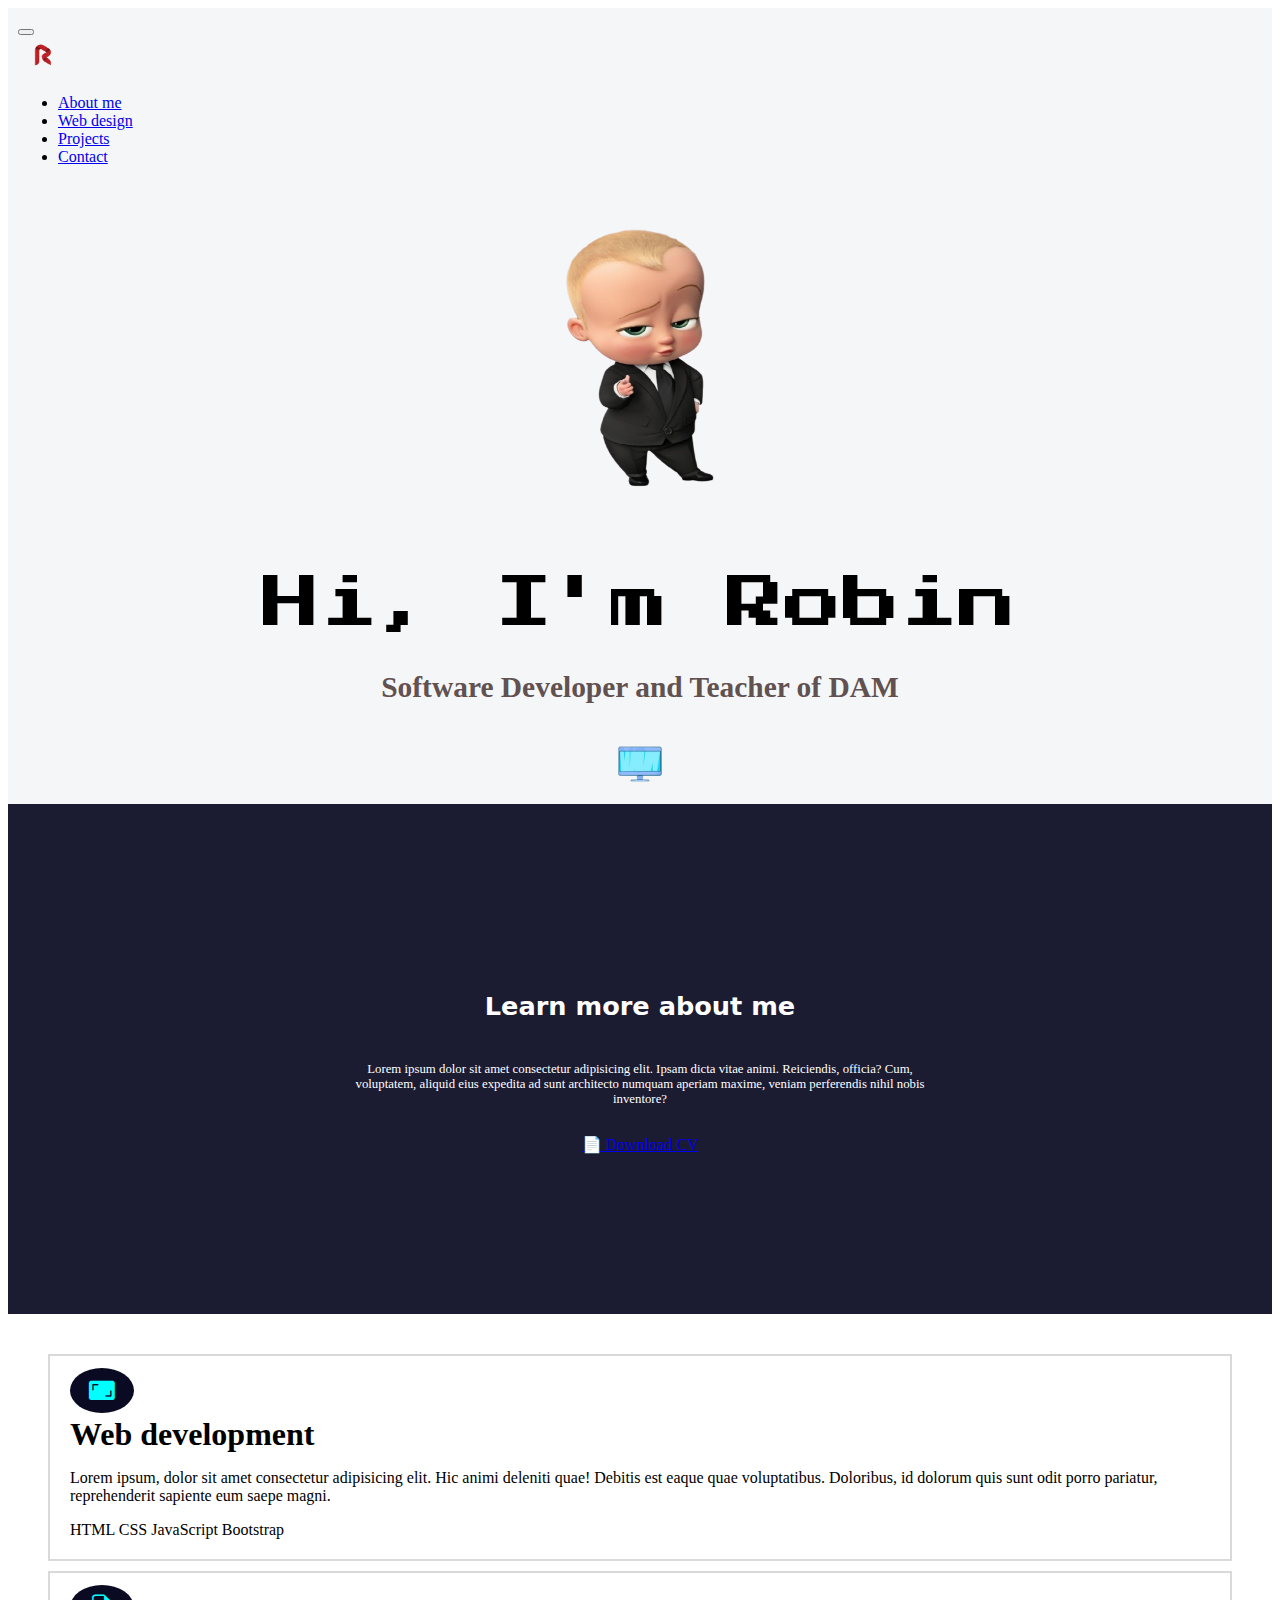
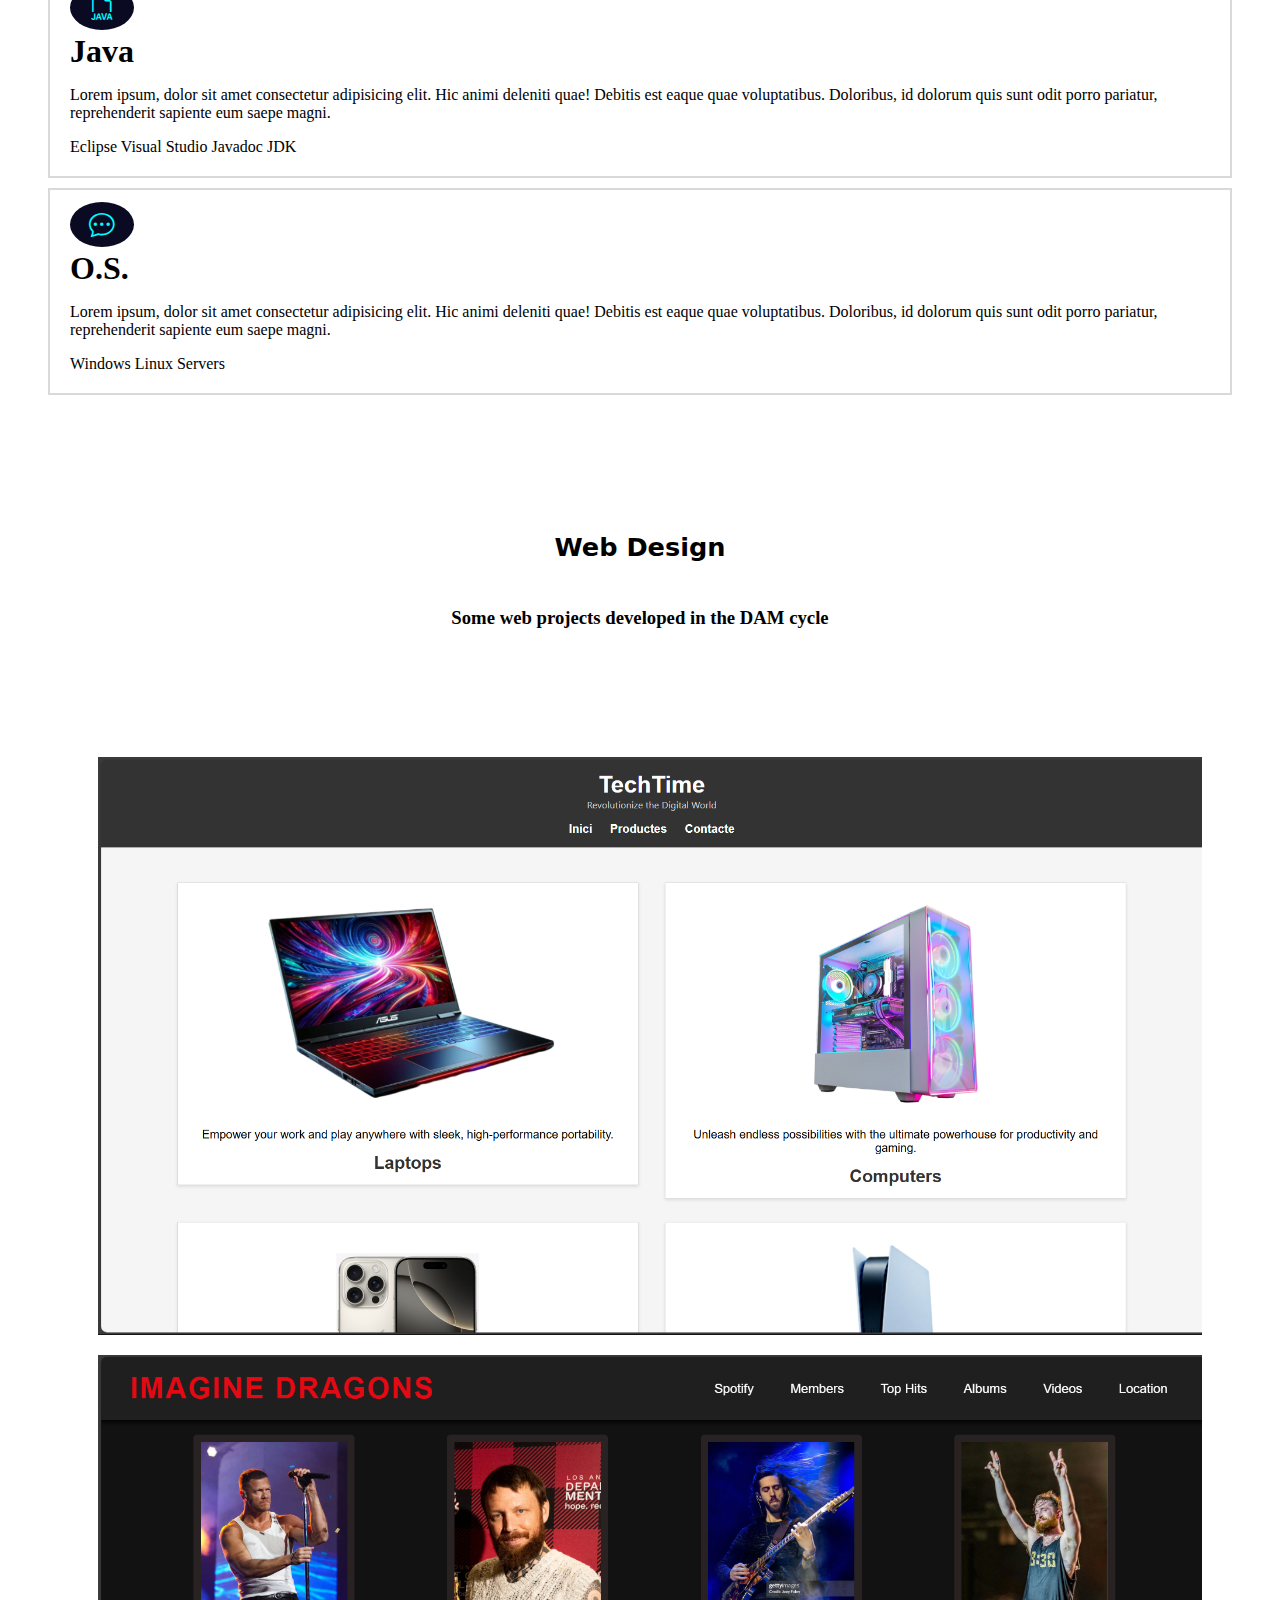
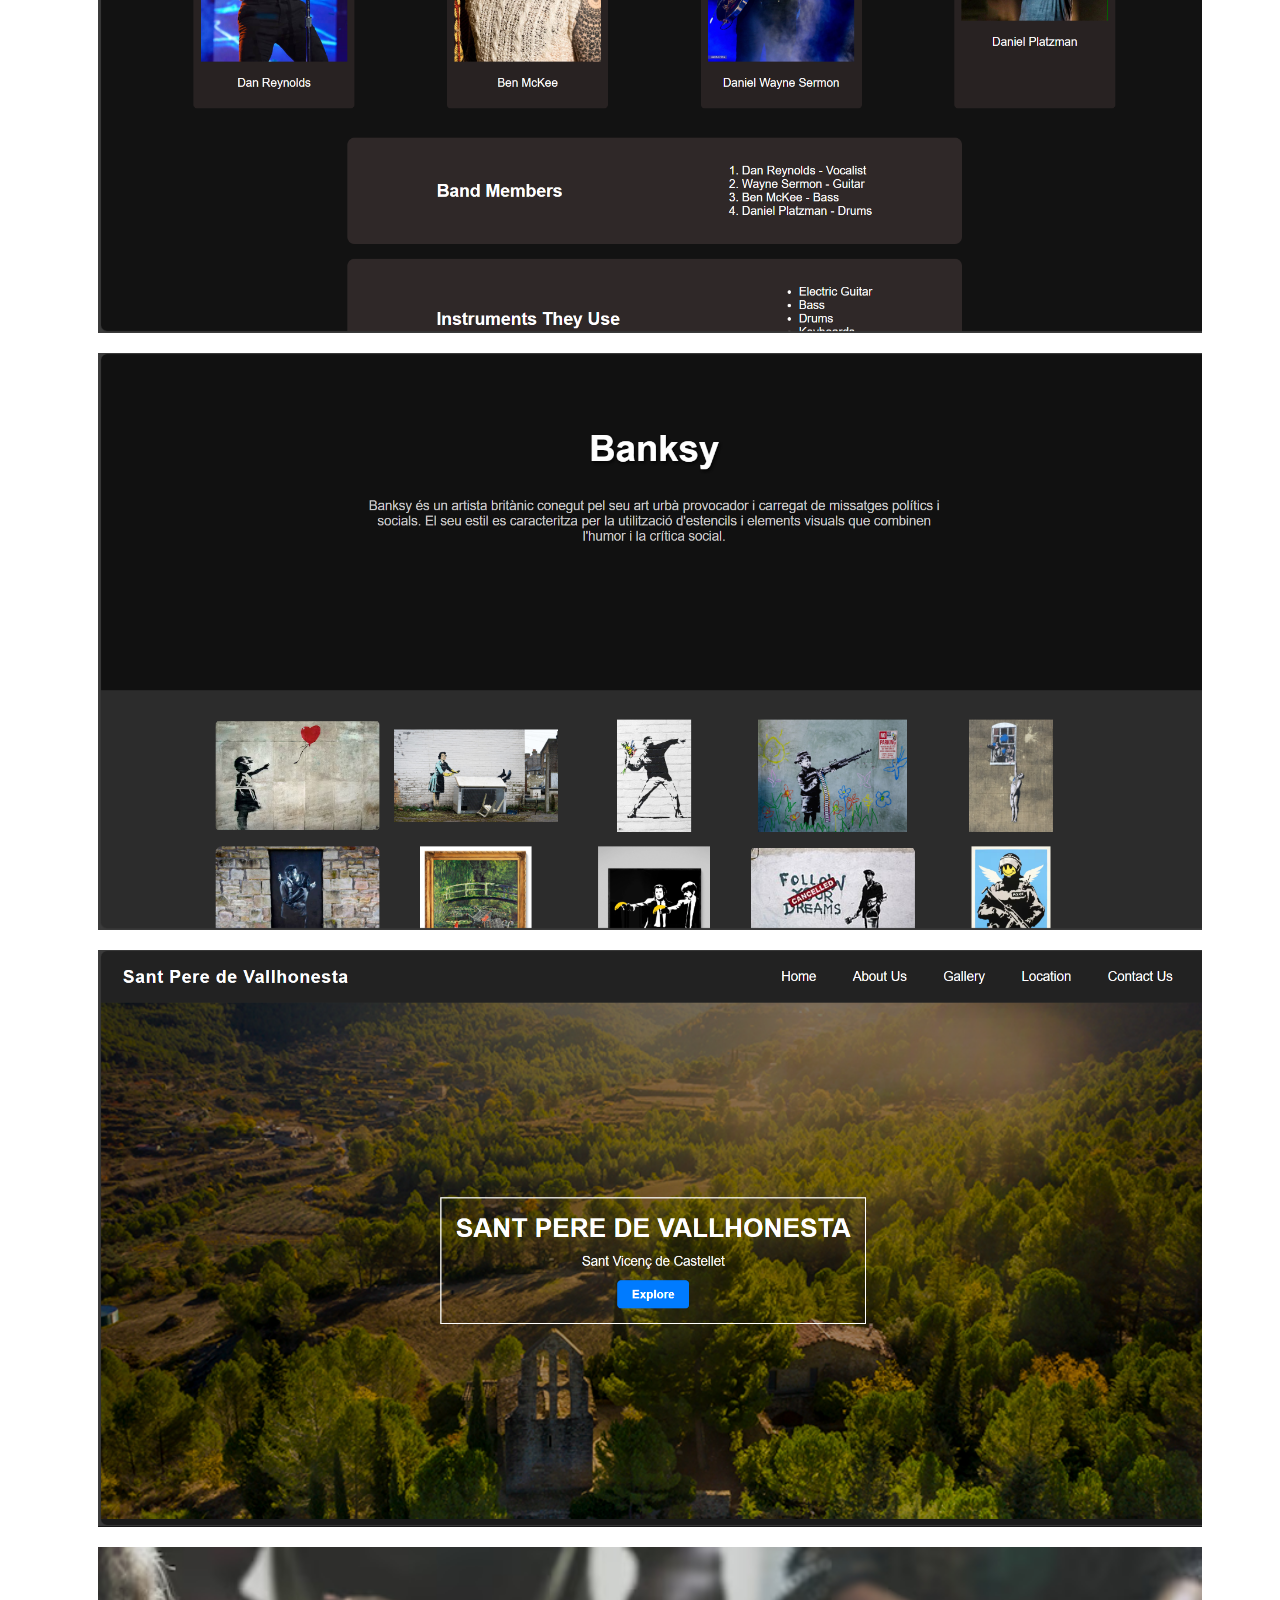
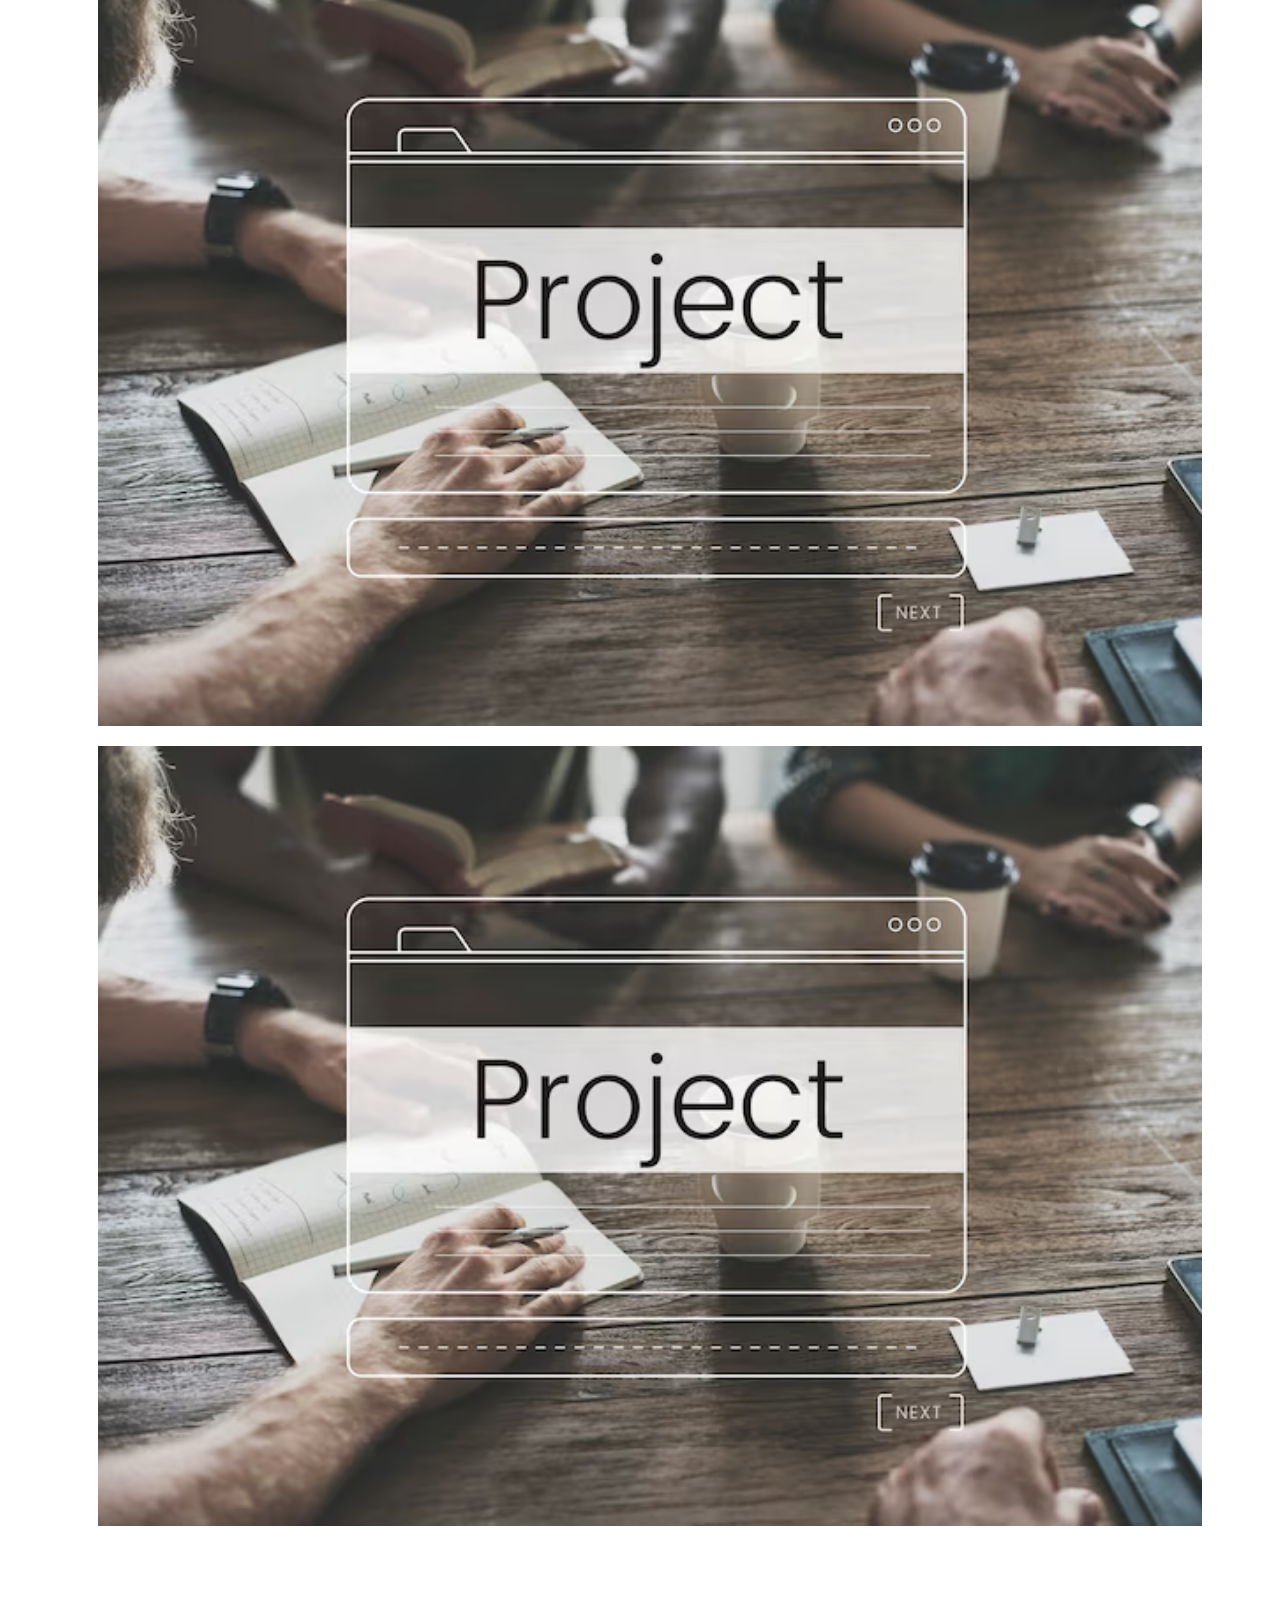
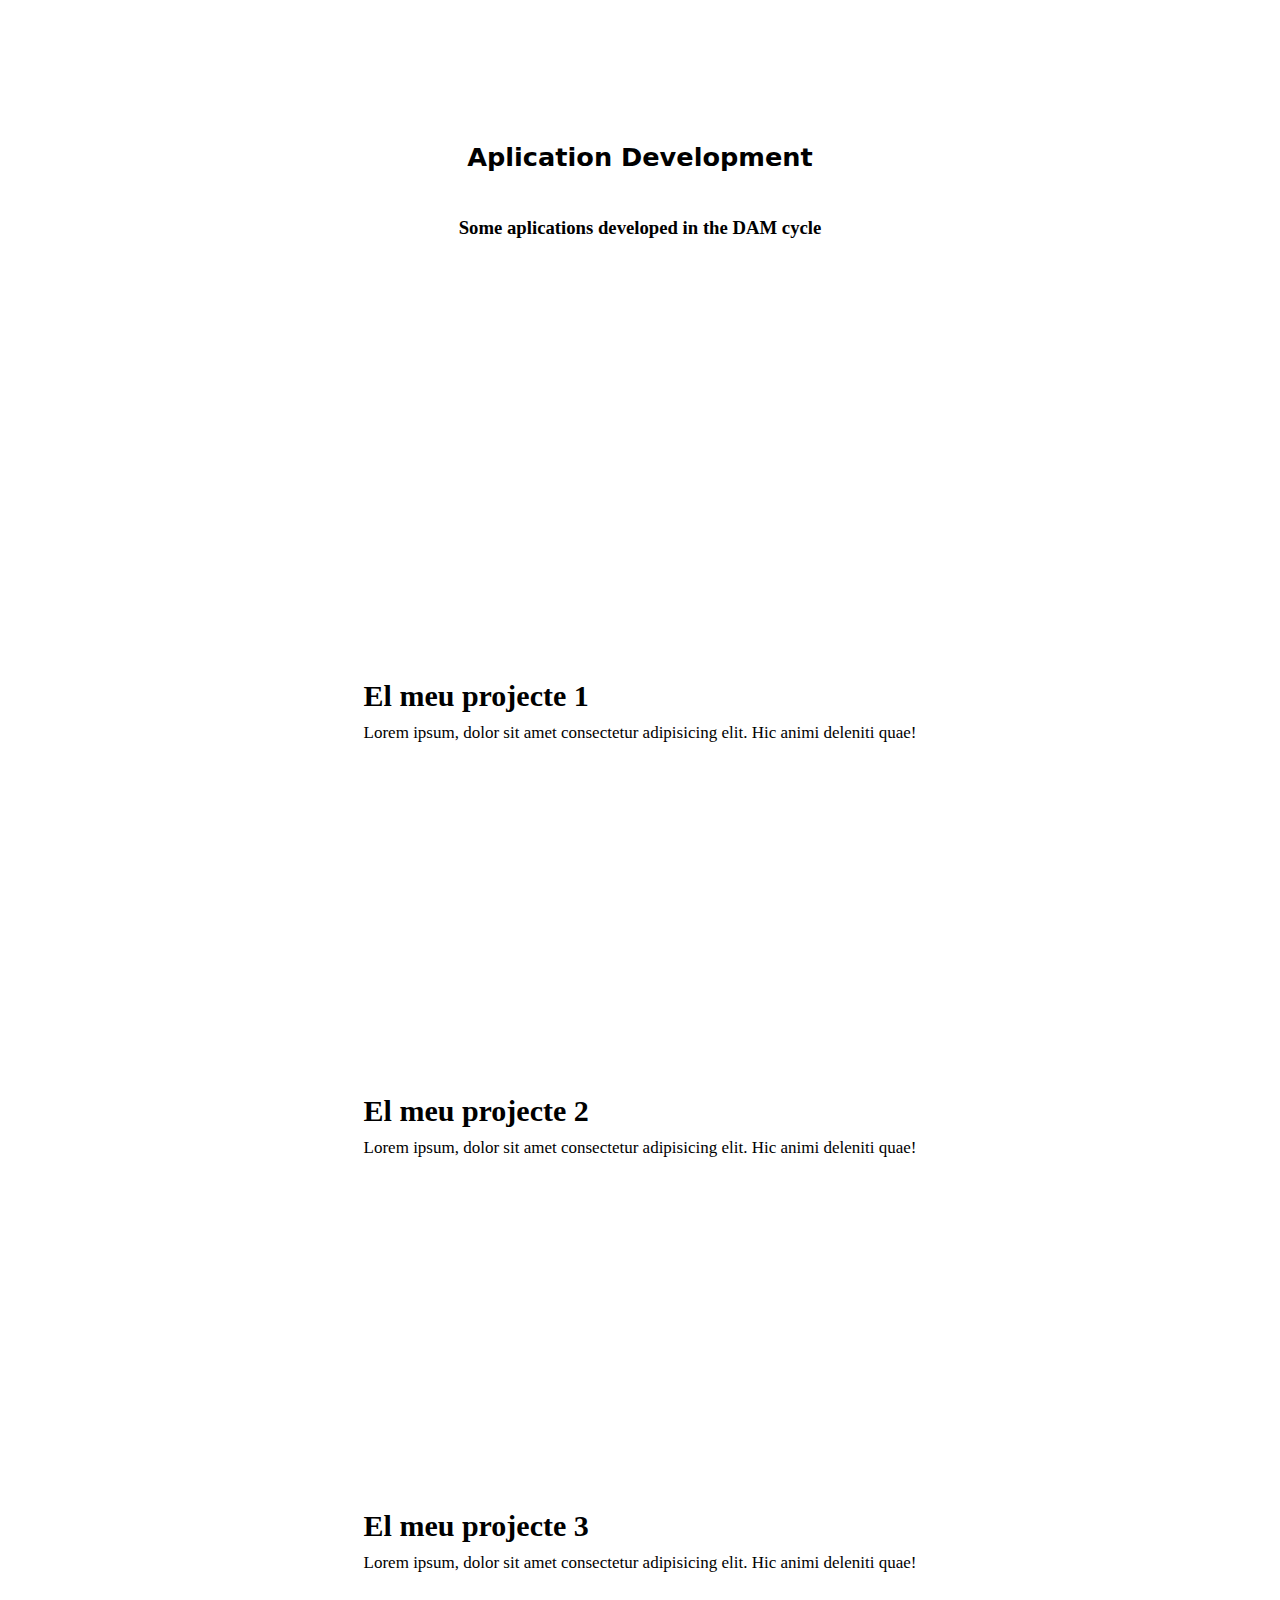
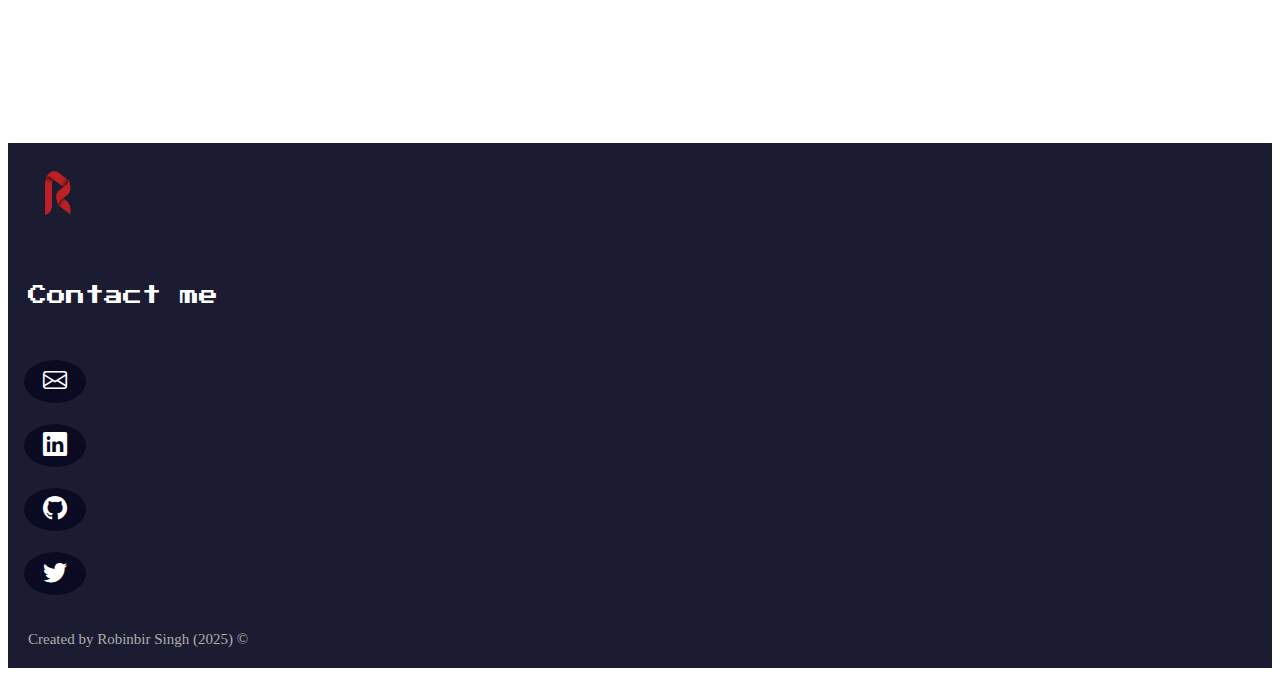
<file: Index.html>
<!DOCTYPE html>
<html lang="en">
<head>
    <meta charset="UTF-8">
    <meta name="viewport" content="width=device-width, initial-scale=1.0">
    <title>Portafolis Robinbir Singh</title>
    

    <!--Bootstrap CSS i icones-->
    <link href="https://cdn.jsdelivr.net/npm/bootstrap@5.0.2/dist/css/bootstrap.min.css" rel="stylesheet" integrity="sha384-EVSTQN3/azprG1Anm3QDgpJLIm9Nao0Yz1ztcQTwFspd3yD65VohhpuuCOmLASjC" crossorigin="anonymous">
    <link rel="stylesheet" href="https://cdn.jsdelivr.net/npm/bootstrap-icons@1.11.3/font/bootstrap-icons.min.css">
    <link rel="icon" href="images/rlogo-removebg-preview.png" type="">
    <link rel="stylesheet" href="index.css">

    <!--Fonts google-->
    <link rel="preconnect" href="https://fonts.googleapis.com">
<link rel="preconnect" href="https://fonts.gstatic.com" crossorigin>
<link href="https://fonts.googleapis.com/css2?family=Press+Start+2P&display=swap" rel="stylesheet">
</head>
<body>
    <nav class="navbar navbar-expand-md navbar-dark bg-dark">
        <div class="container-fluid">
          <button class="navbar-toggler" type="button" data-bs-toggle="collapse" data-bs-target="#navbarTogglerDemo01" aria-controls="navbarTogglerDemo01" aria-expanded="false" aria-label="Toggle navigation">
            <span class="navbar-toggler-icon"></span>
          </button>
          <div class="collapse navbar-collapse" id="navbarTogglerDemo01">
            <a class="navbar-brand">
                <img src="images/Letter_R_Logo_Designs_9_1024x1024-removebg-preview.png" alt="" width="50px">
            </a>
            <ul class="navbar-nav d-flex justify-content-center align-items-center">
                <li class="nav-item">
                  <a class="nav-link active" aria-current="page" href="#aboutme">About me</a>
                </li>
                <li class="nav-item">
                  <a class="nav-link" href="#webdesign">Web design</a>
                </li>
                <li class="nav-item">
                  <a class="nav-link" href="#projects">Projects</a>
                </li>
                <li class="nav-item">
                  <a class="nav-link" href="#contact">Contact</a>
                </li>
              </ul>  
          </div>
        </div>
      </nav>

      <!--Section Hero-->
      <section class="hero align-items-stretch">
        <div>
            <img class="hero-imatge-developer" src="images/babyboss.png" alt="foto personal" width="300px"/>
            <h1>Hi, I'm Robin</h1>
            <h2>Software Developer and Teacher of DAM</h2>
        </div>
        <div class="hero-inferior">
          <img class="img-fluid" src="images/monitor.png" alt="imatge ordinador i llenguatges"/>
      </div>
    </section>

  <!--section sobre mi-->
  <section class="about-me dark-section">
    <div id="aboutme">
        <h2 class="section-title">Learn more about me</h2>
        <p class="section-text">Lorem ipsum dolor sit amet consectetur adipisicing elit. Ipsam dicta vitae animi. Reiciendis, officia? Cum, voluptatem, aliquid eius expedita ad sunt architecto numquam aperiam maxime, veniam perferendis nihil nobis inventore?</p>
        <!--botó descarregar cv-->
        <div class="text-center">
          <a href="document.pdf" download class="btn btn-primary btn-lg btn-responive">
            📄 Download CV
        </a>
      </div>
    </div>
  </section>

   <!--seccio experiència-->
   <section class="experience white-section">
    <div class="container text-center">
      <!--tenim una fila -->
      <div class="row">
        <!--a dins de la fila hi haurà 3 columnes, una per cada experiencia o coneixement-->
        <div class="columna col-12 col-md-4">
          <i class="bi bi-aspect-ratio-fill"></i>
          <p class="experiencia-title">Web development</p>
          <p>Lorem ipsum, dolor sit amet consectetur adipisicing elit. Hic animi deleniti quae! Debitis est eaque quae voluptatibus. Doloribus, id dolorum quis sunt odit porro pariatur, reprehenderit sapiente eum saepe magni.</p>
          <span class="badge rounded-pill bg-primary">HTML</span>
          <span class="badge rounded-pill bg-secondary">CSS</span>
          <span class="badge rounded-pill bg-success">JavaScript</span>
          <span class="badge rounded-pill bg-primary">Bootstrap</span>
        </div>


        <div class="columna col-12 col-md-4">
          <i class="bi bi-filetype-java"></i>
          <p class="experiencia-title">Java</p>
          <p>Lorem ipsum, dolor sit amet consectetur adipisicing elit. Hic animi deleniti quae! Debitis est eaque quae voluptatibus. Doloribus, id dolorum quis sunt odit porro pariatur, reprehenderit sapiente eum saepe magni.</p>
          <span class="badge rounded-pill bg-primary">Eclipse</span>
          <span class="badge rounded-pill bg-secondary">Visual Studio</span>
          <span class="badge rounded-pill bg-success">Javadoc</span>
          <span class="badge rounded-pill bg-primary">JDK</span>
      </div>


        <div class="columna col-12 col-md-4">
          <i class="bi bi-chat-dots"></i>
          <p class="experiencia-title">O.S.</p>
          <p>Lorem ipsum, dolor sit amet consectetur adipisicing elit. Hic animi deleniti quae! Debitis est eaque quae voluptatibus. Doloribus, id dolorum quis sunt odit porro pariatur, reprehenderit sapiente eum saepe magni.</p>
          <span class="badge rounded-pill bg-primary">Windows</span>
          <span class="badge rounded-pill bg-secondary">Linux</span>
          <span class="badge rounded-pill bg-success">Servers</span>
       </div>
    </div>
  </section>

  <section class="projectes white-section d-flex flex-column">
    <h2 id="webdesign" class="section-title black-text">Web Design</h2>
    <h3 class="section-description">Some web projects developed in the DAM cycle </h3>
    <!--galeria de projectes-->
    <div class="container text-center projectes-container">
      <div class="row">
     <!--projecte 1-->
        <div class="projecte col-12 col-md-6 col-lg-4">
             <img src="images/botiga.png" alt="projecte 1"/>
            <div class="overlay">
              <p>Botiga de roba</p>
              <div class="icones-contenidor">
                <a href="Botiga/Botiga.html" target="_blank" rel="noopener noreferrer">
                  <i class="bi bi-bag"></i>
                </a>
              </div>
           </div>
        </div>

        <div class="projecte col-12 col-md-6 col-lg-4">
          <img src="images/musicbox.png" alt="projecte 1"/>
          <div class="overlay">
           <p>Imagin Dragons</p>
           <div class="icones-contenidor">
             <a href="MusicBox/musicbox.html" target="_blank" rel="noopener noreferrer">
              <i class="bi bi-music-note-beamed"></i>
             </a>
           </div>
        </div>
     </div>

      <div class="projecte col-12 col-md-6 col-lg-4">
             <img src="images/pintor.png" alt="projecte 1"/>
            <div class="overlay">
              <p>Grans Pintors</p>
              <div class="icones-contenidor">
                <a href="Pintor/index.html" target="_blank" rel="noopener noreferrer">
                  <i class="bi bi-brush"></i>
                </a>
              </div>
           </div>
        </div>

        <div class="projecte col-12 col-md-6 col-lg-4">
             <img src="images/sanpere.png" alt="projecte 1"/>
            <div class="overlay">
              <p>Sant Pere Vallhonesta</p>
              <div class="icones-contenidor">
                <a href="SantPere/index.html" target="_blank" rel="noopener noreferrer">
                  <i class="bi bi-geo-alt-fill"></i>
                </a>
              </div>
           </div>
        </div>

        <div class="projecte col-12 col-md-6 col-lg-4">
          <img src="images/project.avif" alt="projecte 1"/>
         <div class="overlay">
           <p>Projecte 5</p>
           <div class="icones-contenidor">
             <a href="https://www.lamevaweb1.html/" target="_blank" rel="noopener noreferrer">
              <i class="bi bi-reception-4"></i>
             </a>
           </div>
        </div>
     </div>

     <div class="projecte col-12 col-md-6 col-lg-4">
             <img src="images/project.avif" alt="projecte 1"/>
            <div class="overlay">
              <p>Projecte 6</p>
              <div class="icones-contenidor">
                <a href="https://www.lamevaweb1.html/" target="_blank" rel="noopener noreferrer">
                  <i class="bi bi-reception-4"></i>
                </a>
              </div>
           </div>
        </div>

      </div>
    </div>
  </section>




  <section id="projectes-video" class="projectes white-section d-flex flex-column">
    <h2 id="projects" class="section-title black-text">Aplication Development</h2>
    <h3 class="section-description">Some aplications developed in the DAM cycle </h3>
    <!--galeria de projectes-->
    <div class="container text-center projectes-container">
      <div class="row">
        <!--video del projecte 1-->
        <div class="projecte col-12 col-md-6 col-lg-4">
            <div class="video">
              <iframe src="https://www.youtube.com/embed/9_9e7hlwisI?si=tUVx3SQMB7YNS5v8" title="YouTube video player" frameborder="0" allow="accelerometer; autoplay; clipboard-write; encrypted-media; gyroscope; picture-in-picture; web-share" referrerpolicy="strict-origin-when-cross-origin" allowfullscreen></iframe>
            </div>
            <h2>El meu projecte 1</h2>
            <p>Lorem ipsum, dolor sit amet consectetur adipisicing elit. Hic animi deleniti quae! </p>
        </div>
   
        <div class="projecte col-12 col-md-6 col-lg-4">
          <div class="video">
            <iframe src="https://www.youtube.com/embed/9_9e7hlwisI?si=tUVx3SQMB7YNS5v8" title="YouTube video player" frameborder="0" allow="accelerometer; autoplay; clipboard-write; encrypted-media; gyroscope; picture-in-picture; web-share" referrerpolicy="strict-origin-when-cross-origin" allowfullscreen></iframe>
          </div>
          <h2>El meu projecte 2</h2>
          <p>Lorem ipsum, dolor sit amet consectetur adipisicing elit. Hic animi deleniti quae! </p>
        </div>

        <div class="projecte col-12 col-md-6 col-lg-4">
          <div class="video">
            <iframe src="https://www.youtube.com/embed/9_9e7hlwisI?si=tUVx3SQMB7YNS5v8" title="YouTube video player" frameborder="0" allow="accelerometer; autoplay; clipboard-write; encrypted-media; gyroscope; picture-in-picture; web-share" referrerpolicy="strict-origin-when-cross-origin" allowfullscreen></iframe>
          </div>
          <h2>El meu projecte 3</h2>
          <p>Lorem ipsum, dolor sit amet consectetur adipisicing elit. Hic animi deleniti quae! </p>
        </div>
      </div>
    </div>
  </section>

  <footer id="contact" class="dark-section d-flex flex-column align-items-center justify-content-center">
    <img class="footer-logo" src="images/Letter_R_Logo_Designs_9_1024x1024-removebg-preview.png" alt="logo"/>
    <p class="footer-text text-center">Contact me</p>
    <div class= "social-icons d-flex flex-wrap align-items-center justify-content-center">
      <a class="a" href="mailto:homer@hotmail.com" target="_blank" rel="noopener noreferrer">
        <i class="bi bi-envelope"></i>
      </a>
      <a class="a" href="https://www.linkedin.com/in/homer-simpson" target="_blank" rel="noopener noreferrer">
        <i class="bi bi-linkedin"></i>
      </a>
      <a class="a" href="https://www.github.com/homer-simpson" target="_blank" rel="noopener noreferrer">
        <i class="bi bi-github"></i>
      </a>
      <a class="a" href="https://www.twitter.com/homer-simpson" target="_blank" rel="noopener noreferrer">
        <i class="bi bi-twitter"></i>
      </a>
    </div>
    <div class="drets">Created by Robinbir Singh (2025) &#169;</div>
  </footer>


    <!-- carrega el javascript de Bootstrap-->
    <script src="https://cdn.jsdelivr.net/npm/bootstrap@5.0.2/dist/js/bootstrap.bundle.min.js" integrity="sha384-MrcW6ZMFYlzcLA8Nl+NtUVF0sA7MsXsP1UyJoMp4YLEuNSfAP+JcXn/tWtIaxVXM" crossorigin="anonymous"></script>

 </body>
</html>
</file>
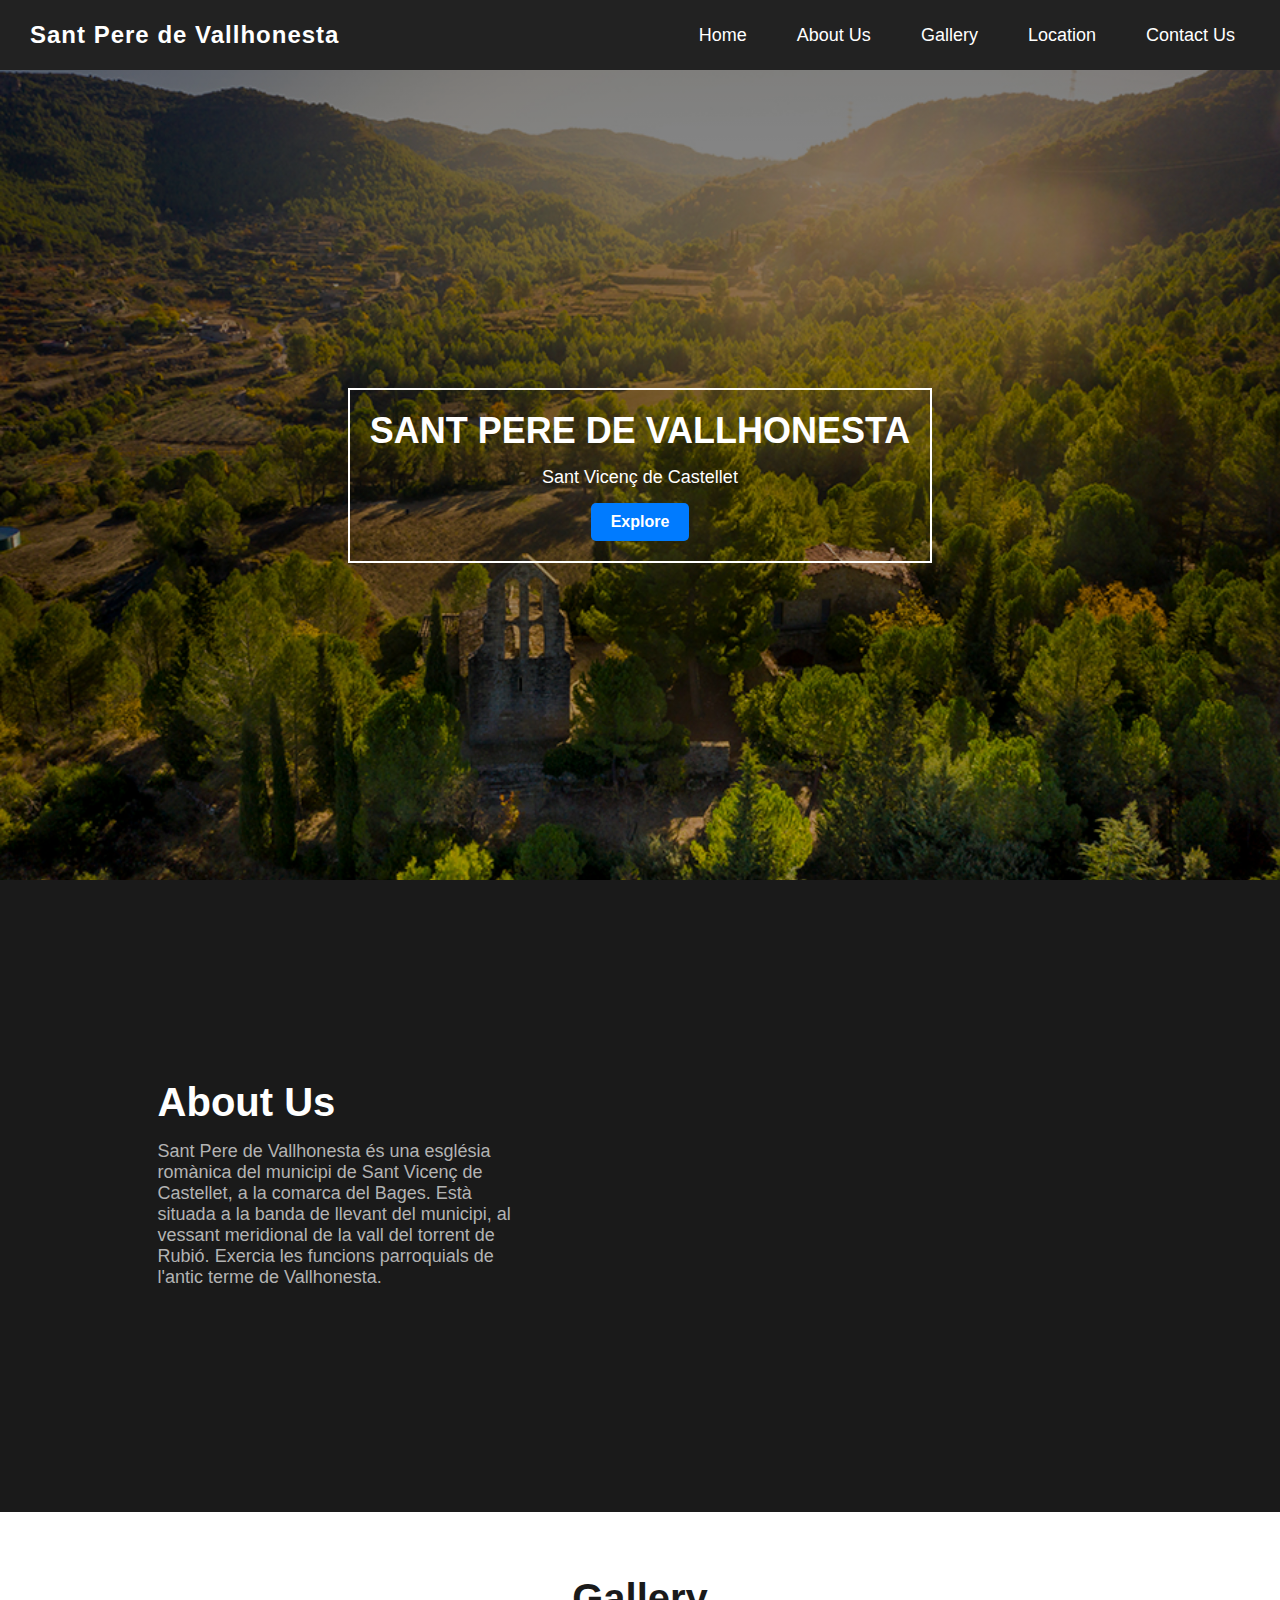
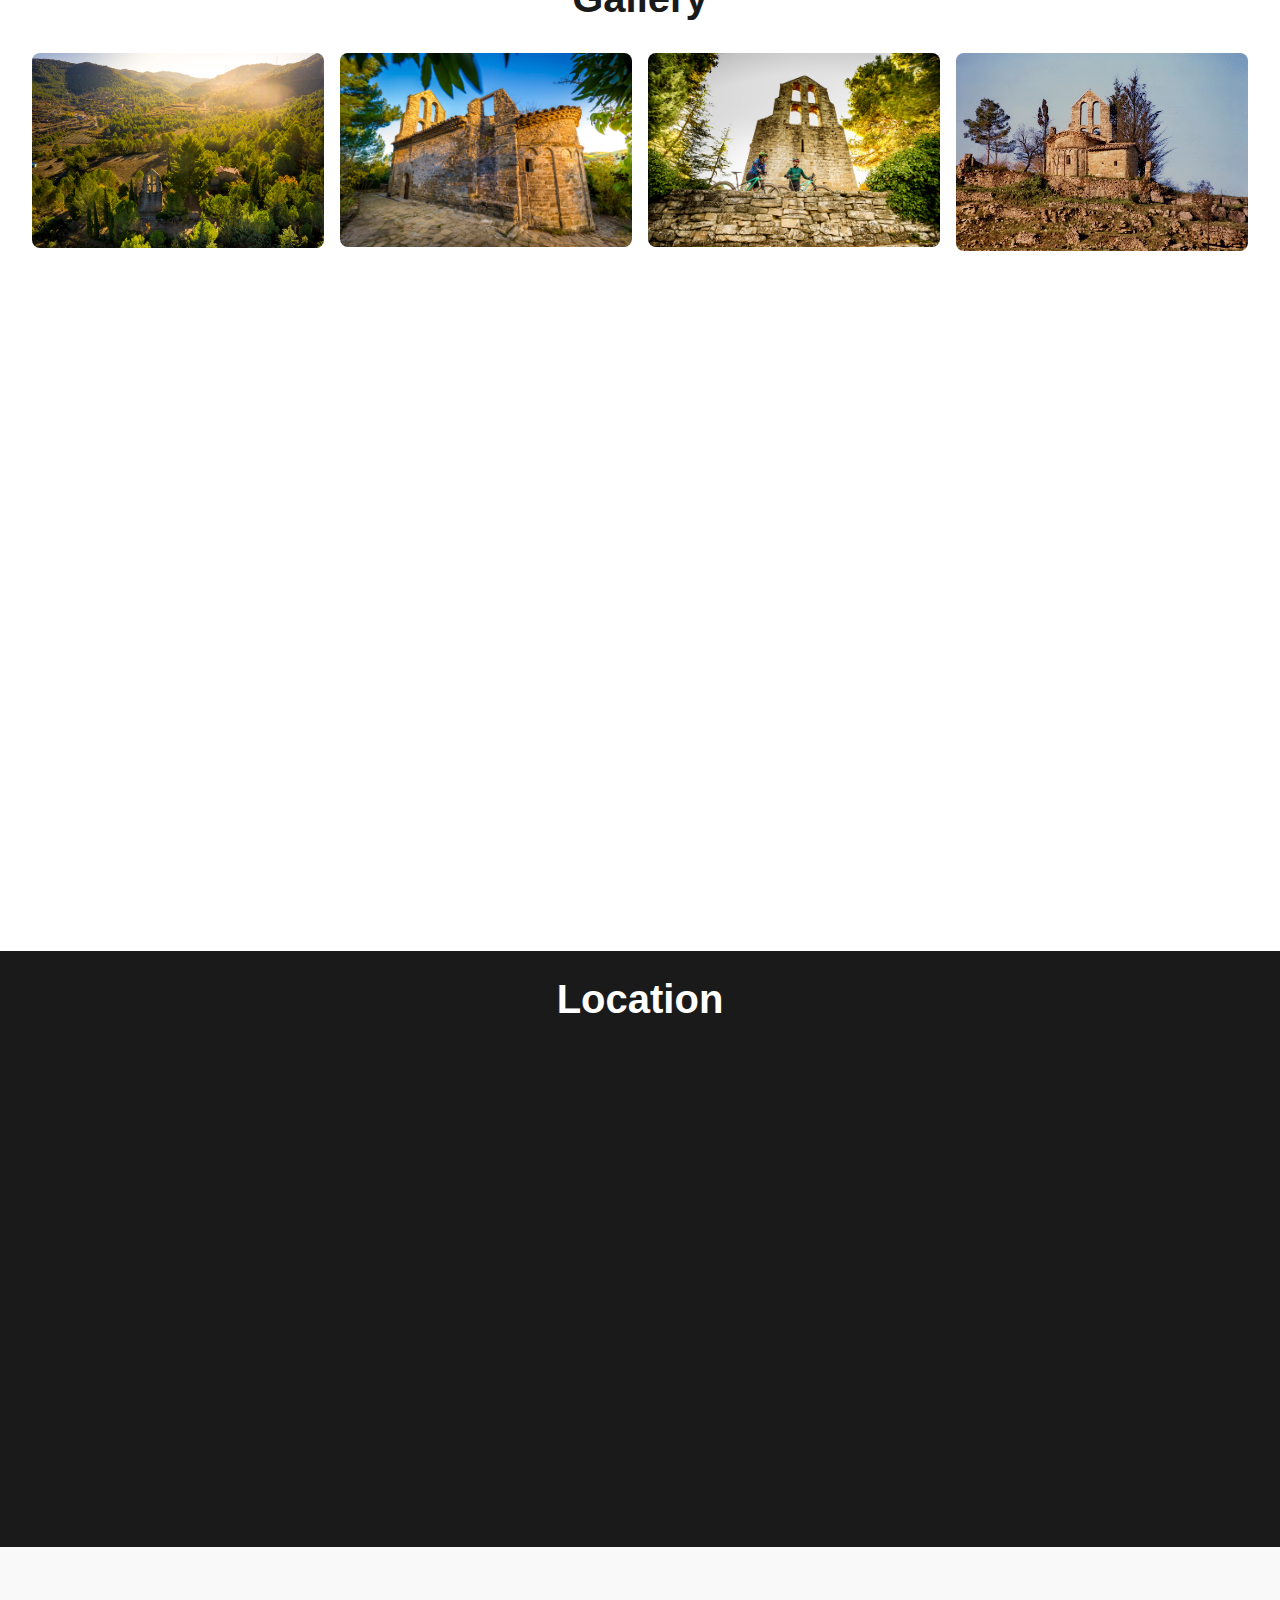
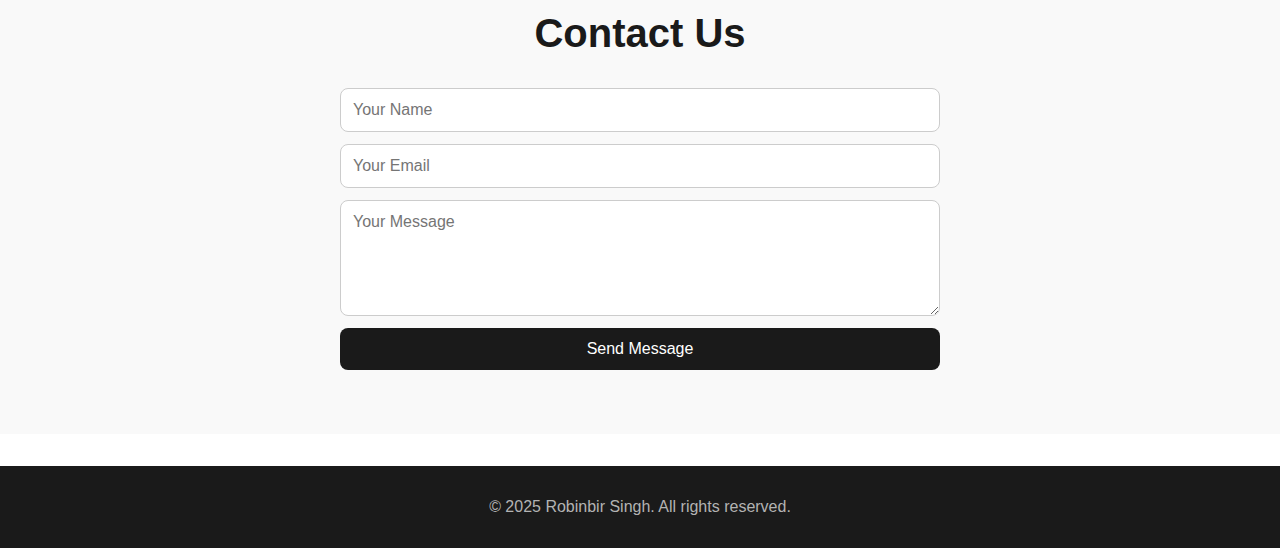
<file: SantPere/index.html>
<!DOCTYPE html>
<html lang="ca">
<head>
    <meta charset="UTF-8">
    <meta name="viewport" content="width=device-width, initial-scale=1.0">
    <title>Sant Pere de Vallhonesta</title>
    <link rel="stylesheet" href="index.css">
</head>
<body>
    <header>
        <h1>Sant Pere de Vallhonesta</h1>
        <ul>
            <li><a href="index.html">Home</a></li>
            <li><a href="#aboutus">About Us</a></li>
            <li><a href="#gallery">Gallery</a></li>
            <li><a href="#location">Location</a></li>
            <li><a href="#contact">Contact Us</a></li>
          </ul>
    </header>

    <section class="box">
        <div class="box-content">
            <h1>Sant Pere de Vallhonesta</h1>
            <p class="subtitle">Sant Vicenç de Castellet</p>
            <a href="https://ca.wikipedia.org/wiki/Sant_Pere_de_Vallhonesta" target="_blank" class="btn">Explore</a>
        </div>
      </section>

      <section class="about-section" id="aboutus">
        <div class="about-content">
            <h2>About Us</h2>
            <p>
                Sant Pere de Vallhonesta és una església romànica del municipi de Sant Vicenç de Castellet, a la comarca del Bages. 
                Està situada a la banda de llevant del municipi, al vessant meridional de la vall del torrent de Rubió. Exercia les 
                funcions parroquials de l'antic terme de Vallhonesta.
            </p>
        </div>
        <div class="about-image">
            <iframe height="500px" width="600px" src="https://momento360.com/e/u/1c14a6f6b275433fa5e209338290d322?utm_campaign=embed&utm_source=other&heading=169.35&pitch=4.36&field-of-view=75&size=medium&display-plan=true" frameborder="0"></iframe>
        </div>
    </section>

    <section class="gallery-section" id="gallery">
      <h2>Gallery</h2>
      <div class="gallery-grid">
          <img src="Images/pic1.jpg" alt="Gallery Image 1">
          <img src="Images/pic3.jpg" alt="Gallery Image 2">
          <img src="Images/pic7.jpg" alt="Gallery Image 3">
          <img src="Images/pic5.jpg" alt="Gallery Image 4">
      </div>
      <div class="iframe-grid">
          <iframe src="https://momento360.com/e/u/11ac4e1642ad4c77bbbf76ea2fcf2cbd?utm_campaign=embed&utm_source=other&heading=217.87&pitch=15.9&field-of-view=75&size=medium&display-plan=true" frameborder="0"></iframe>
          <iframe src="https://momento360.com/e/u/b15d7c9db29a426aa874d4c1d5fb6772?utm_campaign=embed&utm_source=other&heading=0&pitch=0&field-of-view=75&size=medium&display-plan=true" frameborder="0"></iframe>
          <iframe src="https://momento360.com/e/u/589ecfa7e69949f1b133e4c91fd46ee1?utm_campaign=embed&utm_source=other&heading=-46.5&pitch=6.5&field-of-view=75&size=medium&display-plan=true" frameborder="0"></iframe>
      </div>
  </section>
    
  <section class="maps" id="location">
    <h1>Location</h1>
    <iframe height="500px" width="800px" src="https://www.google.com/maps/embed?pb=!1m18!1m12!1m3!1d2980.161825072047!2d1.8829401854630319!3d41.67384839717354!2m3!1f0!2f0!3f0!3m2!1i1024!2i768!4f13.1!3m3!1m2!1s0x12a4f699b30b51d3%3A0x58314229b7e08d73!2sErmita%20de%20San%20Pedro%20de%20Vallhonesta!5e0!3m2!1ses!2ses!4v1742140366834!5m2!1ses!2ses" width="600" height="450" style="border:0;" allowfullscreen="" loading="lazy" referrerpolicy="no-referrer-when-downgrade"></iframe>
  </section>
    
  <section class="contact-section" id="contact">
    <h2>Contact Us</h2>
    <form class="contact-form">
        <input type="text" placeholder="Your Name" required>
        <input type="email" placeholder="Your Email" required>
        <textarea placeholder="Your Message" rows="5" required></textarea>
        <button type="submit">Send Message</button>
    </form>
</section>

<footer class="footer">
  <p>&copy; 2025 Robinbir Singh. All rights reserved.</p>
</footer>

</body>
</html>
</file>
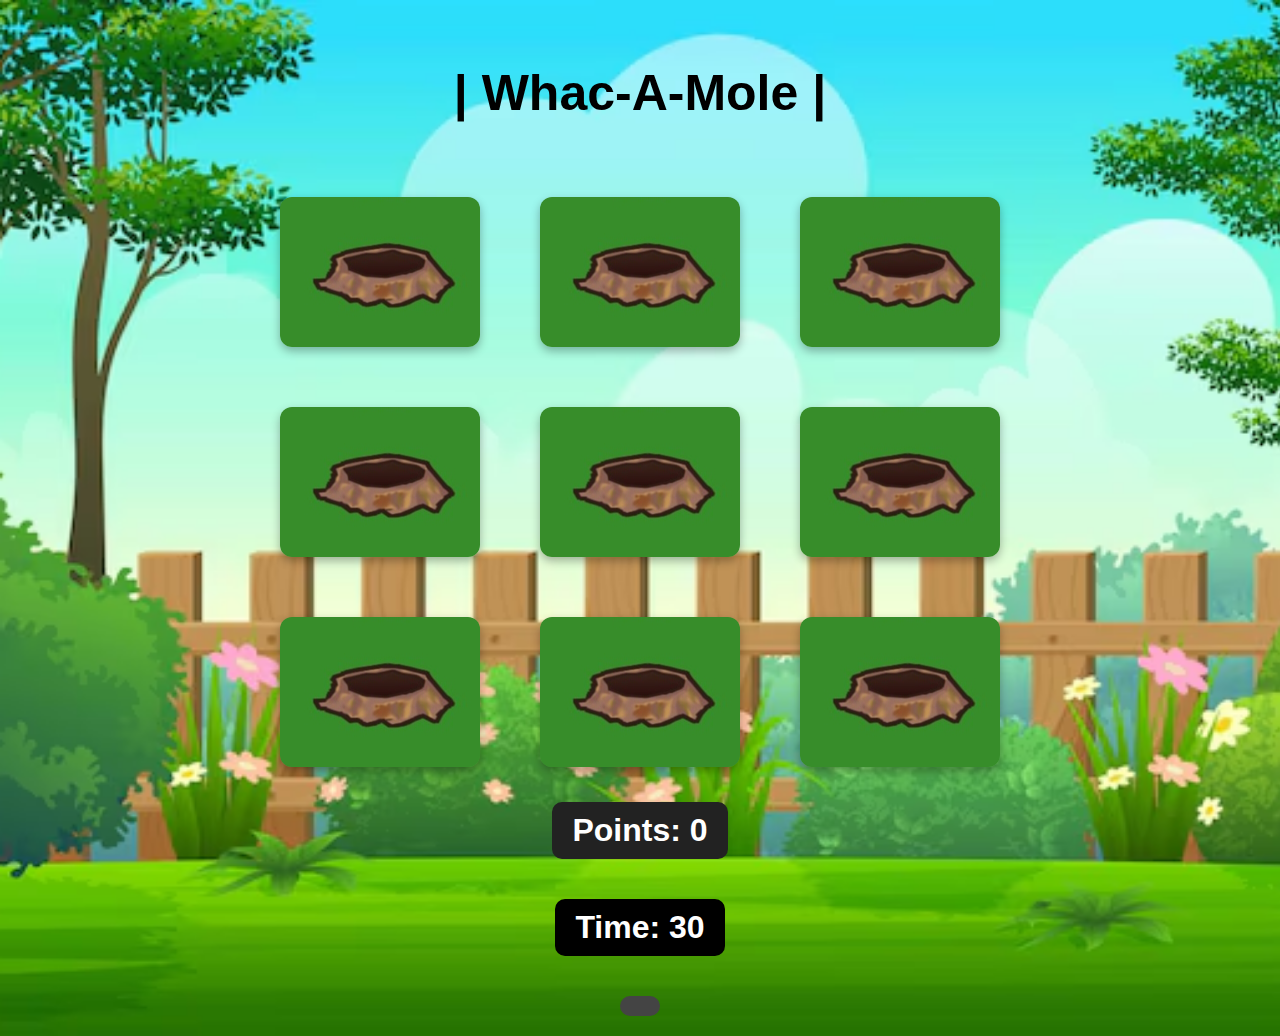
<file: Whac-A-Mole/Whac-A-Mole.html>
<!DOCTYPE html>
<html>
<head>
    <meta charset="UTF-8">
    <meta name="viewport" content="width=device-width, initial-scale=1.0">
    <title>Whac-A-Mole</title>
</head>
<body>

    <h1 class="titol">| Whac-A-Mole |</h1>

    <div class="game-container">
        <img id="imatge1" class="toposImg" onclick="star(this)" src="topoNo.jpg" alt="no-smile" width="200" height="150">
        <img id="imatge2" class="toposImg" onclick="star(this)" src="topoNo.jpg" alt="no-smile" width="200" height="150">
        <img id="imatge3" class="toposImg" onclick="star(this)" src="topoNo.jpg" alt="no-smile" width="200" height="150">
        <img id="imatge4" class="toposImg" onclick="star(this)" src="topoNo.jpg" alt="no-smile" width="200" height="150">
        <img id="imatge5" class="toposImg" onclick="star(this)" src="topoNo.jpg" alt="no-smile" width="200" height="150">
        <img id="imatge6" class="toposImg" onclick="star(this)" src="topoNo.jpg" alt="no-smile" width="200" height="150">
        <img id="imatge7" class="toposImg" onclick="star(this)" src="topoNo.jpg" alt="no-smile" width="200" height="150">
        <img id="imatge8" class="toposImg" onclick="star(this)" src="topoNo.jpg" alt="no-smile" width="200" height="150">
        <img id="imatge9" class="toposImg" onclick="star(this)" src="topoNo.jpg" alt="no-smile" width="200" height="150">
    </div>

    <p class="punts" id="punts">Points: 0</p>
    <p class="temps" id="temps">Time: 30</p>
    <p class="topos" id="topos"></p>

    <style>
        body {
            margin: 0;
            font-family: Arial, sans-serif;
            background-image: url('bg.avif');
            background-size: cover;
            background-position: center;
            background-repeat: no-repeat;
            display: flex;
            flex-direction: column;
            align-items: center;
            justify-content: flex-start;
        }

        .titol {
            font-size: 50px;
            font-weight: bold;
            text-align: center;
            background-color: #ac000000;
            color: #000000;
            padding: 30px;
            width: 100%;
            margin-bottom: 30px;
        }

        .toposImg {
            margin: 15px;
            transition: transform 0.2s ease;
            border-radius: 12px;
            box-shadow: 0 4px 10px rgba(0, 0, 0, 0.3);
            cursor: pointer;
        }

        .toposImg:hover {
            transform: scale(1.05);
        }

        .punts, .topos, .temps {
            font-size: 32px;
            font-weight: bold;
            color: white;
            text-align: center;
            margin: 20px 0;
            padding: 10px 20px;
            background-color: #000;
            border-radius: 10px;
            width: fit-content;
        }

        .punts {
            background-color: #222;
        }

        .topos {
            background-color: #444;
        }

        .game-container {
            display: flex;
            flex-wrap: wrap;
            flex-direction: row;
            justify-content: center;
            gap: 30px;
            max-width: 900px;
        }
    </style>

    <script>
        let punts = 0;
        let contadorTopos = 0;
        let time = 30;

        let audio = new Audio('boing.mp3');
        let change = setInterval(changeFoto, 700);
        let timer = setInterval(timecount, 1000);

        function changeFoto() {
            for (let i = 1; i <= 9; i++) {
                document.getElementById("imatge" + i).src = "topoNo.jpg";
            }

            let aleatori = Math.trunc(Math.random() * 9) + 1;
            document.getElementById("imatge" + aleatori).src = "topoSi.jpg";
            contadorTopos++;
        }

        function star(x) {
            if (x.src.includes("topoSi.jpg")) {
                punts++;
                audio.play();
            } else {
                punts--;
            }

            document.getElementById("punts").innerHTML = "Points: " + punts;
            x.src = "topoPam.jpg";

            if (punts == 10) {
                document.getElementById("punts").innerHTML = "🎉 YOU WON ⭐";
                document.getElementById("topos").innerHTML = contadorTopos + " MOLES HAVE APPEARED 🐀";
                clearInterval(change);
                clearInterval(timer);

                for (let i = 1; i <= 9; i++) {
                    document.getElementById("imatge" + i).src = "topoNo.jpg";
                }
            }
        }

        function timecount() {
            time--;
            document.getElementById("temps").innerHTML = "Time: " + time;

            if (time <= 0) {
                clearInterval(timer);
                clearInterval(change);
                document.getElementById("temps").innerHTML = "⏱️ Time's up!";

                document.getElementById("punts").innerHTML = " YOU LOST ";
            }
        }
    </script>
</body>
</html>
</file>
<file: index.css>
.navbar {
    padding: 10px;
    background-color: #f5f6f7; ;
}


/*distribució del menu*/
.navbar-collapse {
    align-items: center;
    justify-content: space-between;
}

.hero{
  background-color: #f5f6f7;  /*definim el color de fons de la secció principal*/
  min-height: 400; /*definim l'alçada mínima de la secció principal*/
  /* fem servir altura mínima perquè si el contingut de la secció és més gran que l'alçada mínima, la secció s'ajustarà a la mida del contingut*/
  text-align: center; /*centrem el text de la secció principal*/
}

section {
  display:flex;
  flex-direction: column; /*alineat en columnes del contingut*/
  justify-content: center; /*centrat verticalment*/
  align-items: center; /*centrat horitzontalment*/  
}

h1{
    font-size: 4.5vw; /*mida de la font relativa a la pantalla*/
    font-family: "Press Start 2P", system-ui;
    font-weight: 400;
    font-style: normal;
}

.hero-imatge-developer{
  width:300px;
  height:300px;
  margin:20px;
  /*alerta perquè pressuposem que la imatge és quadrada*/
}



.dark-section{
  color:white;  
  background-color: #1b1b32; /*color de fons de la secció fosca*/
}

.hero h2{
  font-size: 2.3vw; /*mida de la font relativa a la pantalla*/
  color: #615151; /*color del text*/
}

.hero-inferior img{
  width:20%;
}

.about-me{
  height: 500px;
  padding:5px;
}

.about-me div{
  max-width: 600px;
  text-align:center;
}


.section-text{
  font-size: 1vw; /*mida de la font relativa a la pantalla*/
  padding: 15px 0; /*espaiat entre el text i el contingut*/    
}

/*Estils generals*/
.section-title{
  font-size: 2.0vw; /*mida de la font relativa a la pantalla*/
  font-family: "Emblema One", system-ui;
  padding: 5px 0; /*espaiat entre la capçalera i el contingut*/    
}

.white-section{
  color:black;  
  background-color: white; /*color de fons de la secció clara*/
}    

.experiencia-title{
  font-size:2.5vw;
  font-weight: bold;
  margin: 10px 0;
}

.row{
  padding: 40px 40px 60px 40px;
}

.columna{
  margin-bottom: 10px;
}

.bi{
  font-size:clamp(14px,2vw,50px); /*defineix el tamany mínim, màxim i òptim de la font*/    
  color: #00ffff;
  background-color:#0a0a23 ;
  padding:8px 19px;
  border-radius: 50%;
}


.badges-contenedor{
  font-size:1.5vw;
  font-weight: bold;
  margin: 10px 0;
  font-size:clamp(12px,1.5vw,50px); /*defineix el tamany mínim, màxim i òptim de la font*/    
  font-weight: bold;
  margin: 10px 0;
}

.experiencia-title{
  font-size:clamp(14px,2.5vw,50px); /*defineix el tamany mínim, màxim i òptim de la font*/    
  font-weight: bold;
  margin: 10px 0;
}

.row .columna{
  margin-bottom: 10px;
  padding: 20px;
  border: 2px solid #8080804d;
  margin-bottom: 10px;
  padding: 20px;
  border: 2px solid #8080804d;
  transition: all 0.3s ease-in;
}

.row .columna:hover{
  color:white;
  background-color: #1b1b32;
  border: 2px solid #00eaff;
}


/*projectes-------------------------------------------------------------------------------------------------------------------------------*/
.projectes {
  padding: 40px;
}

.projectes img{
  height: 100%;
  width: 100%;
  padding:10px;
  border-radius: 10px;
  display: block;
  transition: all 0.3s ease;
}

.projectes-container{
  padding-top: 60px;
  margin-bottom: 40px;
}

.overlay{
  transition: all 0.3s ease;
  opacity: 0;  /*transparència de la capa NO ES VEU*/
  position: absolute;
  top:50%;  /*al centre vertical */
  left: 50%;   /* al centre horitzontal */
  transform: translate(-50%, -50%);  
  text-align: center;
}

.overlay p{
  font-size:clamp(14px,2.5vw,30px); /*defineix el tamany mínim, màxim i òptim de la font*/
  font-family: "Emblema One", system-ui;
  margin-bottom: 0;
}

.projecte {
  position: relative;
}

.projecte:hover img {
  opacity: 0.2;
}

.projecte:hover .overlay {
  opacity: 1;
}

.overlay .icones-contenidor {
  display: flex;
  flex-direction: column; /*alineat en columnes del contingut*/
  justify-content: center; /*centrat verticalment*/
  align-items: center; /*centrat horitzontalment*/  
}

.video{
  position: relative;
  width: 100%; /* Ajusta el div a l'ample que necessitis */
  padding-top: 56.25%; /* Això manté una relació 16:9 (9 / 16 * 100) */
}

.video iframe {
  position: absolute;
  top: 0;
  left: 0;
  width: 100%;
  height: 100%;
}

.projecte h2{
  font-size:clamp(19px,2.5vw,30px); 
  margin: 10px 0;
}

.projecte p{
  font-size:clamp(14px,2vw,17px);  
  margin: 10px 0 30px 0px;
}


/*footer----------------------------------------------------------------------------------------------------------------------------*/

footer {
  min-height: 500px;
}

.footer-logo {
  height: 80px;
  width: 80px;
  margin: 10px;
}

.footer-text {
  padding: 20px;
  margin-bottom: 30px;
  font-size:clamp(14px,1.5vw,50px); /*defineix el tamany mínim, màxim i òptim de la font*/    
  font-family:"Press Start 2P", system-ui;; /*font de la capçalera*/
}

.a {
  width: 70px;
  height: 50px;
  display: flex;
  align-items: center;
  justify-content: center;
  padding: 2px;
  margin: 10px;
  border-radius: 5%;
  transition: all 0.2s ease-in;
}

.social-icons i {
  color: white;
  font-size: 1.5rem;
  transition: all 0.2s ease-in;
}


.a:hover i {
  color: #00ffee;;
}

.drets {
  font-size: 15px;
  color: #aeaeae;
  padding: 20px;
}

/*distribució del menu en dispositius mòbils*/
@media screen and (max-width: 768px) {
  .navbar-brand {
    display: none;
  }    

  /*Secció sobre mi*/
  .about-me {
    height: 200px;
  }

  /*tamany del botó */
  .btn-responive {
    font-size: 11px; padding: 6px 12px;
  }
}
</file>
<file: SantPere/index.css>
* {
  margin: 0;
  padding: 0;
  box-sizing: border-box;
  font-family: 'Arial', sans-serif;
}

body{
  background: linear-gradient(rgba(0,0,0,0.7),rgba(0, 0, 0, 0.3)),url(Images/pic1.jpg);
  background-size: cover;
  background-position: center;
  background-repeat: no-repeat;
  height: 100vh;
  margin: 0;
  padding: 0;
  font-family: Arial, Helvetica, sans-serif;
  color: white;
}

header {
  display: flex;
  align-items: center;
  justify-content: space-between;
  background: #222; 
  padding: 15px 30px;
  height: 70px;
  box-shadow: 0px 4px 10px rgba(0, 0, 0, 0.3);
}


header h1 {
  color: white;
  font-size: 24px;
  font-weight: bold;
  letter-spacing: 1px;
}


header ul {
  list-style: none;
  display: flex;
  gap: 20px; 
}


header ul li {
  position: relative;
}

header ul li a {
  color: white;
  text-decoration: none;
  font-size: 18px;
  padding: 10px 15px;
  transition: all 0.3s ease-in-out;
}


header ul li a:hover {
  color: #ffcc00; 
}

header ul li a:hover {
  width: 100%;
  left: 0;
}

.box {
  position: relative;
  height: 90vh;
  background: linear-gradient(rgba(0, 0, 0, 0.5), rgba(0, 0, 0, 0.3)), 
              url('Images/pic1.jpg');
  background-size: cover;
  background-position: center;
  display: flex;
  align-items: center;
  justify-content: center;
  text-align: center;
  color: white;
  padding: 20px;
}

.box-content {
  max-width: 600px;
  border: 2px solid white;
  padding: 20px;
}

.box h1 {
  font-size: 36px;
  text-transform: uppercase;
  font-weight: bold;
}

.box p {
  margin: 15px 0;
  font-size: 18px;
}

.box .btn {
  display: inline-block;
  background: #007bff;
  color: white;
  padding: 10px 20px;
  text-decoration: none;
  font-weight: bold;
  border-radius: 5px;
  transition: 0.3s;
}

.box .btn:hover {
  background: #0056b3;
}


.about-section {
  background-color: #1a1a1a;
  color: white;
  padding: 4rem 2rem;
  display: flex;
  align-items: center;
  justify-content: center;
}
.about-content {
  max-width: 50%;
  padding: 10%;
  text-align: left;
}
.about-section h2 {
  font-size: 2.5rem;
  font-weight: bold;
  margin-bottom: 1rem;
}
.about-section p {
  font-size: 1.125rem;
  color: #b3b3b3;
  margin-bottom: 1.5rem;
}
.about-section a {
  background-color: white;
  color: #1a1a1a;
  padding: 0.5rem 1.5rem;
  border-radius: 9999px;
  font-weight: 600;
  text-decoration: none;
  transition: background 0.3s;
}
.about-section a:hover {
  background-color: #cccccc;
}
.about-image {
  max-width: 50%;
  text-align: right;
}
.about-image img {
  width: 100%;
  border-radius: 8px;
}

.gallery-section {
background-color: white;
padding: 4rem 2rem;
text-align: center;
}
.gallery-section h2 {
font-size: 2.5rem;
font-weight: bold;
margin-bottom: 2rem;
color: #1a1a1a;
}
.gallery-grid {
display: grid;
grid-template-columns: repeat(auto-fit, minmax(250px, 1fr));
gap: 16px;
}
.gallery-grid img {
width: 100%;
border-radius: 8px;
}
.iframe-grid {
display: flex;
flex-wrap: wrap;
justify-content: center;
gap: 16px;
margin-top: 20px;
}
.iframe-grid iframe {
width: 100%;
max-width: 500px;
height: 300px;
border-radius: 8px;
}

.maps{
background-color: #1a1a1a;
display: flex;
justify-content: center;
align-items: center;
padding:1%;
flex-direction: column;

}
.maps h1{
padding: 1%;
font-size: 40px;
}

.contact-section {
background-color: #f9f9f9;
padding: 4rem 2rem;
text-align: center;
}
.contact-section h2 {
font-size: 2.5rem;
font-weight: bold;
margin-bottom: 2rem;
color: #1a1a1a;
}
.contact-form {
max-width: 600px;
margin: 0 auto;
display: flex;
flex-direction: column;
gap: 12px;
}
.contact-form input, .contact-form textarea {
width: 100%;
padding: 12px;
border: 1px solid #ccc;
border-radius: 8px;
font-size: 1rem;
}
.contact-form button {
background-color: #1a1a1a;
color: white;
padding: 12px;
border: none;
border-radius: 8px;
font-size: 1rem;
cursor: pointer;
transition: background 0.3s;
}
.contact-form button:hover {
background-color: #333;
}

.footer {
      background-color: #1a1a1a;
      color: white;
      text-align: center;
      padding: 2rem 0;
      margin-top: 2rem;
  }
  .footer p {
      margin: 0;
      font-size: 1rem;
      color: #b3b3b3;
  }
/* Responsive Design */
@media (max-width: 768px) {

  header {
      flex-direction: column;
      height: auto;
      text-align: center;
      padding: 20px;
    }
  
    header ul {
      flex-direction: column;
      gap: 10px;
      margin-top: 10px;
    }
  
  .box {
    height: 60vh;
  }
  .about {
    flex-direction: column;
    text-align: center;
  }
  .about-text, .about-images {
    width: 100%;
  }
  .about-images img {
    width: 80%;
    position: static;
  }
}
</file>
